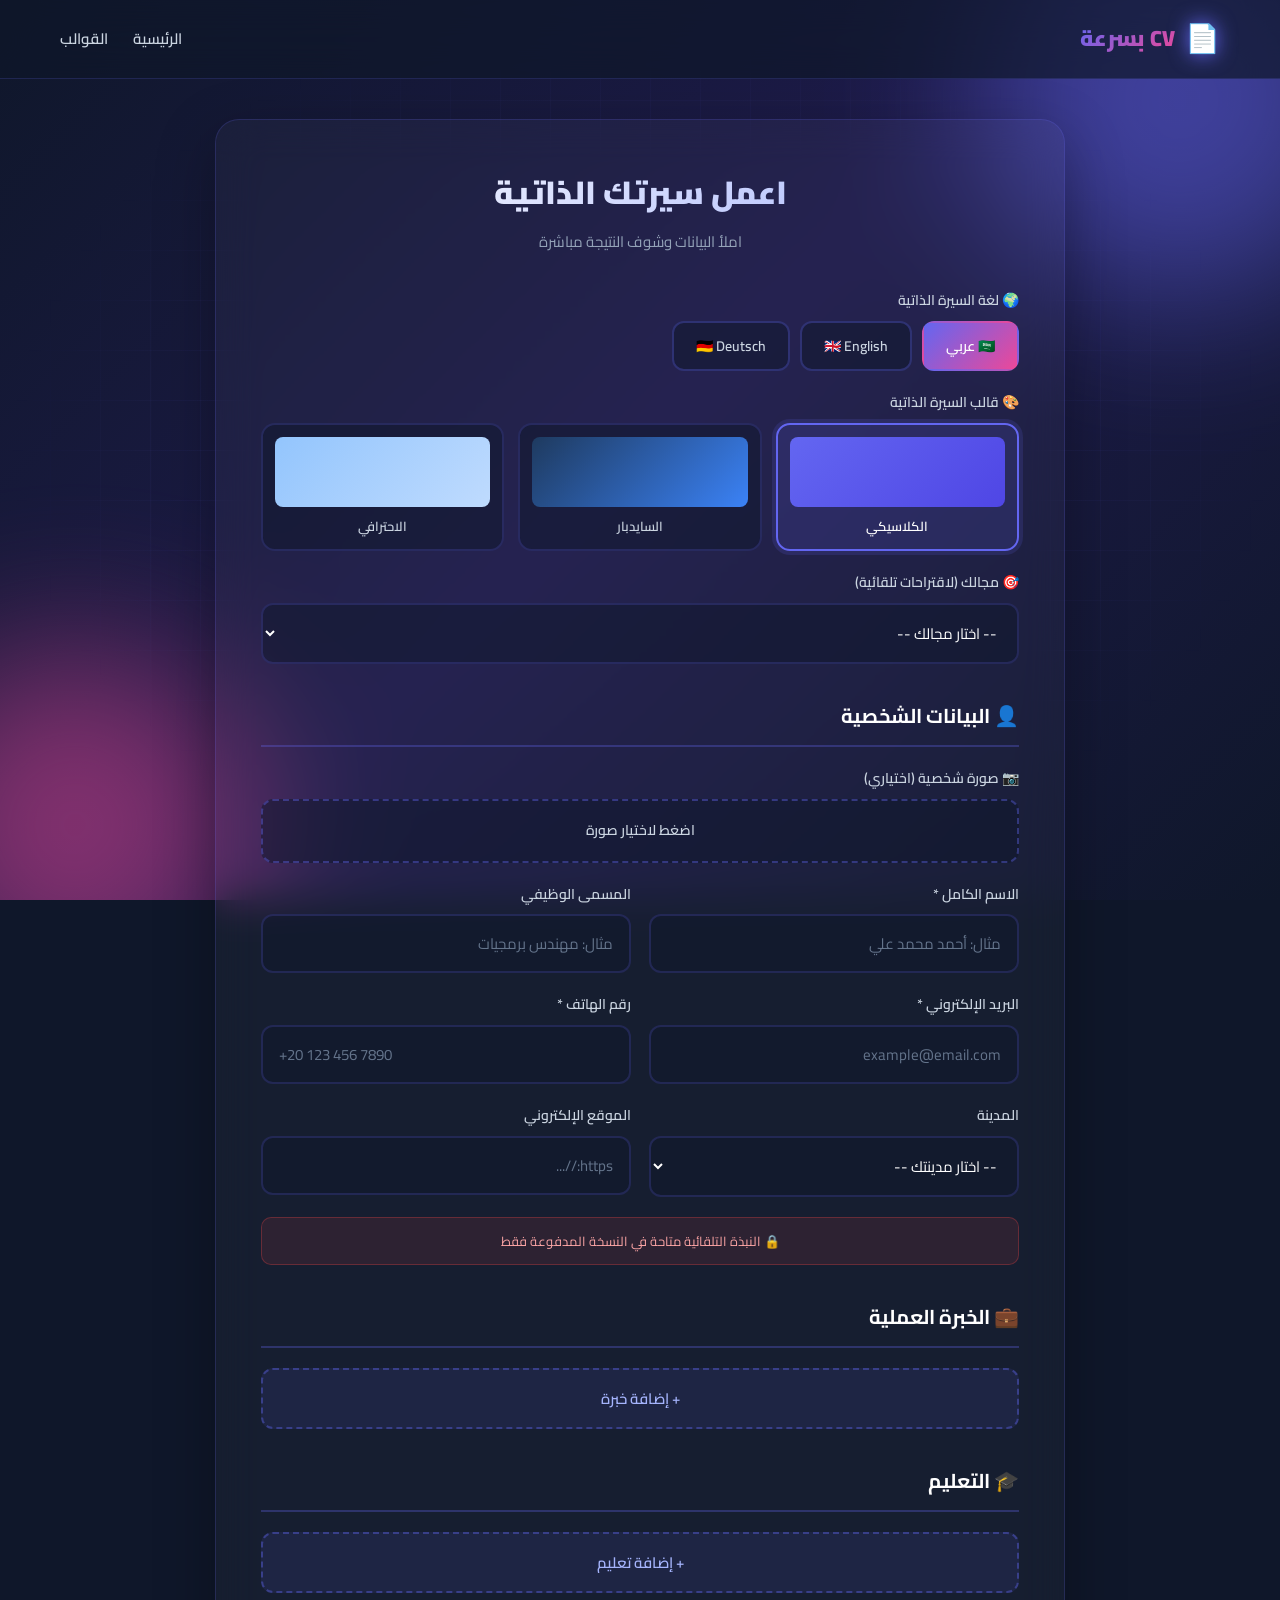
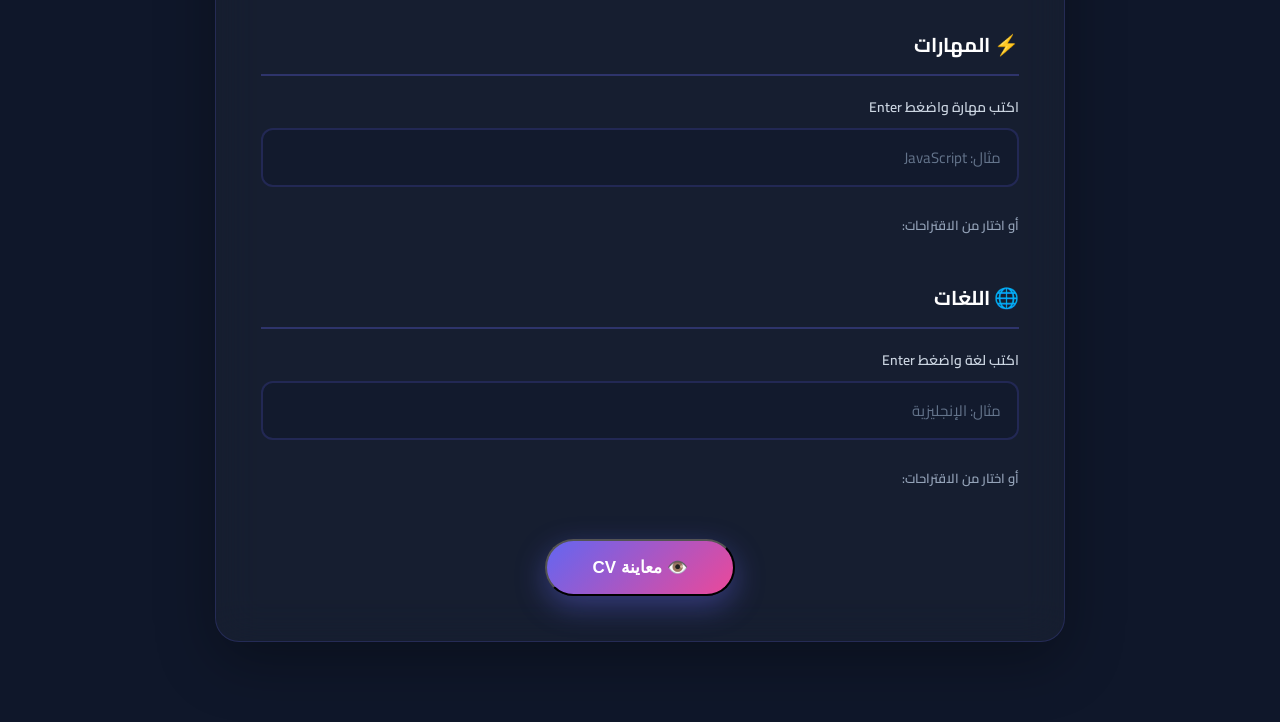
<file: create.html>
<!DOCTYPE html>
<html lang="ar" dir="rtl">
<head>
    <meta charset="UTF-8">
    <meta name="viewport" content="width=device-width, initial-scale=1.0">
    <title>إنشاء CV - CV بسرعة</title>
    <link rel="stylesheet" href="style.css">
    <link rel="stylesheet" href="create.css">
    <link href="https://fonts.googleapis.com/css2?family=Cairo:wght@400;600;700;900&display=swap" rel="stylesheet">
</head>
<body>

    <div class="bg-animation">
        <div class="orb orb-1"></div>
        <div class="orb orb-2"></div>
        <div class="grid-overlay"></div>
    </div>

    <header>
        <div class="container">
            <div class="logo" id="logo">
                <span class="logo-icon">📄</span>
                <h1>CV بسرعة</h1>
            </div>
            <nav>
                <a href="index.html">الرئيسية</a>
                <a href="index.html#templates">القوالب</a>
            </nav>
        </div>
    </header>

    <section id="formSection" class="form-section">
        <div class="container">
            <div class="form-wrapper">
                
                <h2 class="page-title">اعمل سيرتك الذاتية</h2>
                <p class="page-sub">املأ البيانات وشوف النتيجة مباشرة</p>

                <!-- اللغة -->
                <div class="form-group">
                    <label>🌍 لغة السيرة الذاتية</label>
                    <div class="lang-options">
                        <button type="button" class="lang-btn active" data-lang="ar">🇸🇦 عربي</button>
                        <button type="button" class="lang-btn" data-lang="en">🇬🇧 English</button>
                        <button type="button" class="lang-btn" data-lang="de">🇩🇪 Deutsch</button>
                    </div>
                </div>

                <!-- القوالب -->
                <div class="form-group">
                    <label>🎨 قالب السيرة الذاتية</label>
                    <div class="template-options">
                        <div class="template-option active" data-template="classic">
                            <div class="t-preview t-classic"></div>
                            <p>الكلاسيكي</p>
                        </div>
                        <div class="template-option" data-template="sidebar">
                            <div class="t-preview t-sidebar"></div>
                            <p>السايدبار</p>
                        </div>
                        <div class="template-option" data-template="professional">
                            <div class="t-preview t-professional"></div>
                            <p>الاحترافي</p>
                        </div>
                    </div>
                </div>

                <!-- المجال -->
                <div class="form-group">
                    <label>🎯 مجالك (لاقتراحات تلقائية)</label>
                    <select id="fieldSelect">
                        <option value="">-- اختار مجالك --</option>
                        <option value="accounting">محاسبة ومالية</option>
                        <option value="engineering">هندسة</option>
                        <option value="it">برمجة وتقنية</option>
                        <option value="teaching">تعليم وتدريس</option>
                        <option value="marketing">تسويق ومبيعات</option>
                        <option value="design">تصميم وفنون</option>
                        <option value="medicine">طب وتمريض</option>
                        <option value="management">إدارة وموارد بشرية</option>
                        <option value="hospitality">ضيافة وسياحة</option>
                        <option value="other">مجال آخر</option>
                    </select>
                </div>

                <!-- البيانات الشخصية -->
                <h3 class="form-title">👤 البيانات الشخصية</h3>

                <div class="form-group">
                    <label>📷 صورة شخصية (اختياري)</label>
                    <div class="photo-upload">
                        <input type="file" id="photoInput" accept="image/*">
                        <label for="photoInput" class="photo-label">
                            <span id="photoText">اضغط لاختيار صورة</span>
                        </label>
                        <div id="photoPreview" class="photo-preview"></div>
                    </div>
                </div>

                <div class="form-row">
                    <div class="form-group">
                        <label>الاسم الكامل *</label>
                        <input type="text" id="fullName" placeholder="مثال: أحمد محمد علي">
                    </div>
                    <div class="form-group">
                        <label>المسمى الوظيفي</label>
                        <input type="text" id="jobTitle" placeholder="مثال: مهندس برمجيات">
                    </div>
                </div>

                <div class="form-row">
                    <div class="form-group">
                        <label>البريد الإلكتروني *</label>
                        <input type="email" id="email" placeholder="example@email.com">
                    </div>
                    <div class="form-group">
                        <label>رقم الهاتف *</label>
                        <input type="tel" id="phone" placeholder="+20 123 456 7890">
                    </div>
                </div>

                <div class="form-row">
                    <div class="form-group">
                        <label>المدينة</label>
                        <select id="citySelect">
                            <option value="">-- اختار مدينتك --</option>
                            <optgroup label="🇪🇬 مصر">
                                <option value="القاهرة">القاهرة</option>
                                <option value="الجيزة">الجيزة</option>
                                <option value="الإسكندرية">الإسكندرية</option>
                                <option value="المنصورة">المنصورة</option>
                                <option value="طنطا">طنطا</option>
                                <option value="أسيوط">أسيوط</option>
                                <option value="بورسعيد">بورسعيد</option>
                                <option value="السويس">السويس</option>
                                <option value="الأقصر">الأقصر</option>
                                <option value="أسوان">أسوان</option>
                            </optgroup>
                            <optgroup label="🇸🇦 السعودية">
                                <option value="الرياض">الرياض</option>
                                <option value="جدة">جدة</option>
                                <option value="الدمام">الدمام</option>
                                <option value="مكة">مكة</option>
                                <option value="المدينة">المدينة</option>
                            </optgroup>
                            <optgroup label="🇦🇪 الإمارات">
                                <option value="دبي">دبي</option>
                                <option value="أبوظبي">أبوظبي</option>
                                <option value="الشارقة">الشارقة</option>
                            </optgroup>
                            <optgroup label="🇰🇼 الكويت">
                                <option value="الكويت">الكويت</option>
                            </optgroup>
                            <optgroup label="🇶🇦 قطر">
                                <option value="الدوحة">الدوحة</option>
                            </optgroup>
                            <optgroup label="🌍 أخرى">
                                <option value="أخرى">أخرى</option>
                            </optgroup>
                        </select>
                    </div>
                    <div class="form-group">
                        <label>الموقع الإلكتروني</label>
                        <input type="url" id="website" placeholder="https://...">
                    </div>
                </div>

                <!-- النبذة -->
                <div class="form-group" id="summarySection" style="display:none;">
                    <label>نبذة عنك</label>
                    <textarea id="summary" rows="4" placeholder="اكتب نبذة مختصرة..."></textarea>
                </div>
                <p id="summaryLocked" class="locked-note">🔒 النبذة التلقائية متاحة في النسخة المدفوعة فقط</p>

                <!-- الخبرة -->
                <h3 class="form-title">💼 الخبرة العملية</h3>
                <div id="experienceContainer"></div>
                <button type="button" class="btn-add" id="addExpBtn">+ إضافة خبرة</button>

                <!-- التعليم -->
                <h3 class="form-title">🎓 التعليم</h3>
                <div id="educationContainer"></div>
                <button type="button" class="btn-add" id="addEduBtn">+ إضافة تعليم</button>

                <!-- المهارات -->
                <h3 class="form-title">⚡ المهارات</h3>
                <div class="form-group">
                    <label>اكتب مهارة واضغط Enter</label>
                    <input type="text" id="skillInput" placeholder="مثال: JavaScript">
                    <div id="skillsList" class="skills-list"></div>
                    <div class="suggestions-label">أو اختار من الاقتراحات:</div>
                    <div class="suggestions" id="skillsSuggestions"></div>
                </div>

                <!-- اللغات -->
                <h3 class="form-title">🌐 اللغات</h3>
                <div class="form-group">
                    <label>اكتب لغة واضغط Enter</label>
                    <input type="text" id="langInput" placeholder="مثال: الإنجليزية">
                    <div id="langsList" class="skills-list"></div>
                    <div class="suggestions-label">أو اختار من الاقتراحات:</div>
                    <div class="suggestions" id="langsSuggestions"></div>
                </div>

                <div class="form-actions">
                    <button type="button" class="btn-primary btn-preview" id="previewBtn">
                        👁️ معاينة CV
                    </button>
                </div>

            </div>
        </div>
    </section>

    <section id="previewSection" class="preview-section" style="display:none;">
        <div class="container">
            <h2 class="preview-title">معاينة سيرتك الذاتية</h2>
            <div id="cvPreview" class="cv-output"></div>
            <div class="form-actions">
                <button type="button" class="btn-secondary" id="backBtn">← رجوع للتعديل</button>
                <button type="button" class="btn-primary" id="downloadBtn">📥 تحميل PDF</button>
            </div>
            <p class="download-note" id="downloadNote"></p>
        </div>
    </section>

    <script src="script.js"></script>
    <script src="create.js"></script>
</body>
</html>
</file>
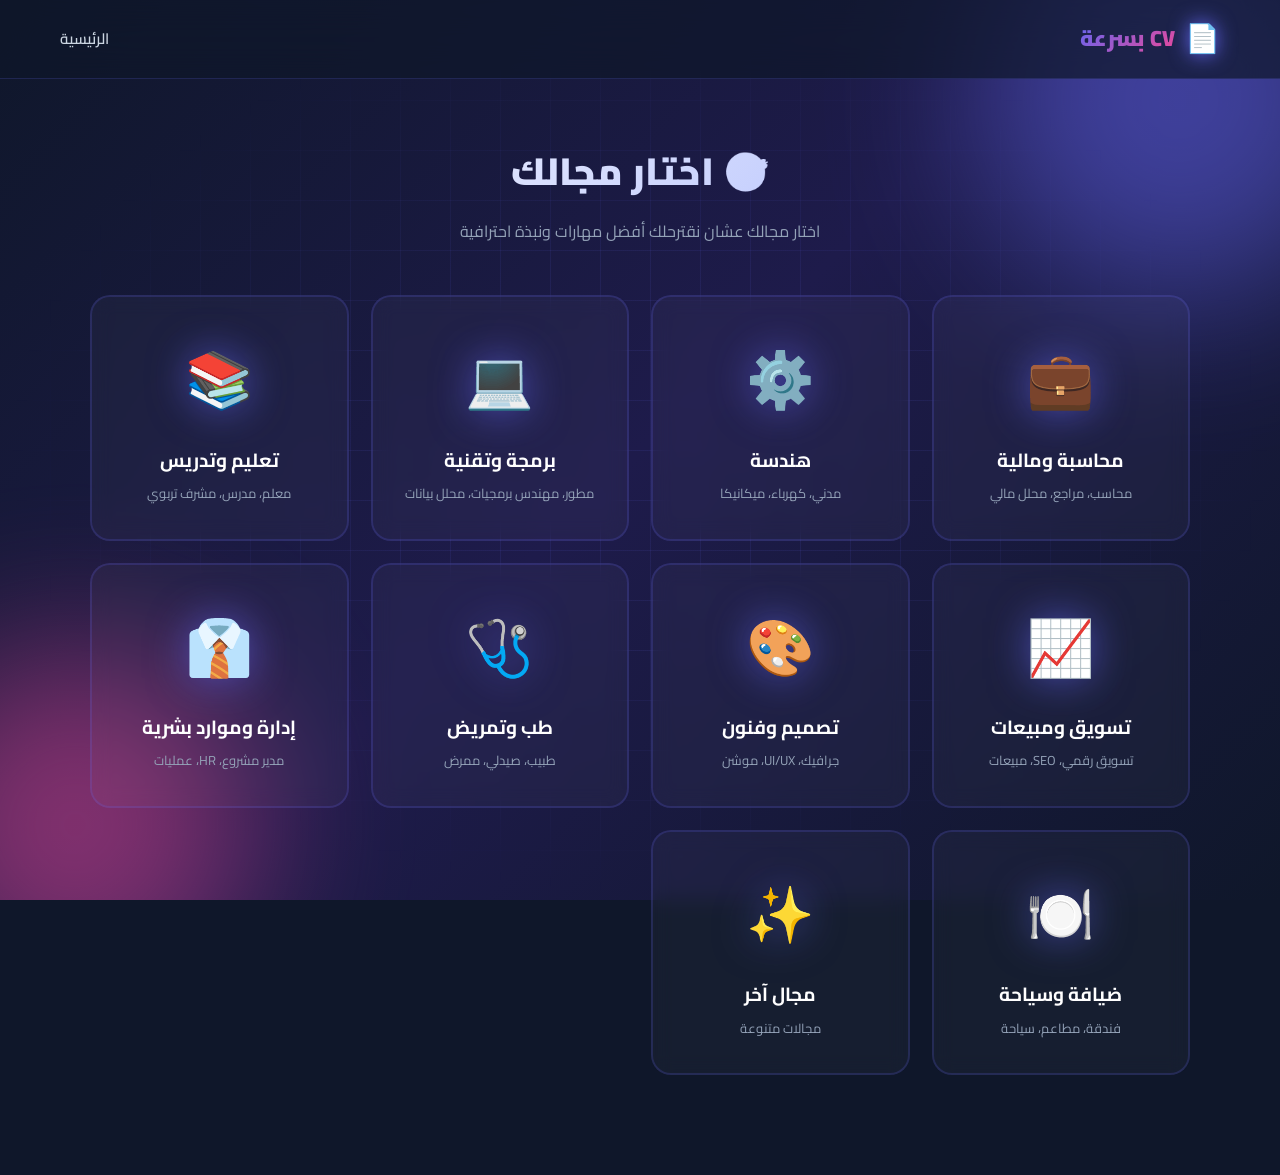
<file: field.html>
<!DOCTYPE html>
<html lang="ar" dir="rtl">
<head>
    <meta charset="UTF-8">
    <meta name="viewport" content="width=device-width, initial-scale=1.0">
    <title>اختار مجالك - CV بسرعة</title>
    <link rel="stylesheet" href="style.css">
    <link rel="stylesheet" href="field.css">
    <link href="https://fonts.googleapis.com/css2?family=Cairo:wght@400;600;700;900&display=swap" rel="stylesheet">
</head>
<body>

    <div class="bg-animation">
        <div class="orb orb-1"></div>
        <div class="orb orb-2"></div>
        <div class="grid-overlay"></div>
    </div>

    <header>
        <div class="container">
            <div class="logo" id="logo">
                <span class="logo-icon">📄</span>
                <h1>CV بسرعة</h1>
            </div>
            <nav>
                <a href="index.html">الرئيسية</a>
            </nav>
        </div>
    </header>

    <section class="field-section">
        <div class="container">
            <h2 class="field-title">🎯 اختار مجالك</h2>
            <p class="field-sub">اختار مجالك عشان نقترحلك أفضل مهارات ونبذة احترافية</p>

            <div class="field-grid">

                <a href="create.html?field=accounting" class="field-card">
                    <div class="field-icon">💼</div>
                    <h3>محاسبة ومالية</h3>
                    <p>محاسب، مراجع، محلل مالي</p>
                </a>

                <a href="create.html?field=engineering" class="field-card">
                    <div class="field-icon">⚙️</div>
                    <h3>هندسة</h3>
                    <p>مدني، كهرباء، ميكانيكا</p>
                </a>

                <a href="create.html?field=it" class="field-card">
                    <div class="field-icon">💻</div>
                    <h3>برمجة وتقنية</h3>
                    <p>مطور، مهندس برمجيات، محلل بيانات</p>
                </a>

                <a href="create.html?field=teaching" class="field-card">
                    <div class="field-icon">📚</div>
                    <h3>تعليم وتدريس</h3>
                    <p>معلم، مدرس، مشرف تربوي</p>
                </a>

                <a href="create.html?field=marketing" class="field-card">
                    <div class="field-icon">📈</div>
                    <h3>تسويق ومبيعات</h3>
                    <p>تسويق رقمي، SEO، مبيعات</p>
                </a>

                <a href="create.html?field=design" class="field-card">
                    <div class="field-icon">🎨</div>
                    <h3>تصميم وفنون</h3>
                    <p>جرافيك، UI/UX، موشن</p>
                </a>

                <a href="create.html?field=medicine" class="field-card">
                    <div class="field-icon">🩺</div>
                    <h3>طب وتمريض</h3>
                    <p>طبيب، صيدلي، ممرض</p>
                </a>

                <a href="create.html?field=management" class="field-card">
                    <div class="field-icon">👔</div>
                    <h3>إدارة وموارد بشرية</h3>
                    <p>مدير مشروع، HR، عمليات</p>
                </a>

                <a href="create.html?field=hospitality" class="field-card">
                    <div class="field-icon">🍽️</div>
                    <h3>ضيافة وسياحة</h3>
                    <p>فندقة، مطاعم، سياحة</p>
                </a>

                <a href="create.html?field=other" class="field-card">
                    <div class="field-icon">✨</div>
                    <h3>مجال آخر</h3>
                    <p>مجالات متنوعة</p>
                </a>

            </div>
        </div>
    </section>

    <script src="script.js"></script>
</body>
</html>
</file>
<file: style.css>
* {
    margin: 0;
    padding: 0;
    box-sizing: border-box;
}

:root {
    --primary: #6366f1;
    --primary-dark: #4f46e5;
    --secondary: #ec4899;
    --accent: #06b6d4;
    --dark: #0f172a;
    --gray: #64748b;
    --light: #f8fafc;
    --white: #ffffff;
}

body {
    font-family: 'Cairo', sans-serif;
    background: var(--dark);
    color: var(--white);
    line-height: 1.7;
    overflow-x: hidden;
    position: relative;
}

.container {
    max-width: 1200px;
    margin: 0 auto;
    padding: 0 20px;
    position: relative;
    z-index: 2;
}

/* ====== الخلفية المتحركة ====== */
.bg-animation {
    position: fixed;
    top: 0;
    left: 0;
    width: 100%;
    height: 100%;
    z-index: 0;
    overflow: hidden;
    background: linear-gradient(135deg, #0f172a 0%, #1e1b4b 50%, #0f172a 100%);
}

.orb {
    position: absolute;
    border-radius: 50%;
    filter: blur(80px);
    opacity: 0.5;
    animation: float 20s infinite ease-in-out;
}

.orb-1 {
    width: 400px;
    height: 400px;
    background: #6366f1;
    top: -100px;
    right: -100px;
}

.orb-2 {
    width: 350px;
    height: 350px;
    background: #ec4899;
    bottom: -100px;
    left: -100px;
    animation-delay: -5s;
}

.orb-3 {
    width: 300px;
    height: 300px;
    background: #06b6d4;
    top: 50%;
    left: 50%;
    animation-delay: -10s;
}

@keyframes float {
    0%, 100% { transform: translate(0, 0) scale(1); }
    25% { transform: translate(50px, -50px) scale(1.1); }
    50% { transform: translate(-30px, 30px) scale(0.9); }
    75% { transform: translate(30px, 50px) scale(1.05); }
}

.grid-overlay {
    position: absolute;
    top: 0; left: 0; right: 0; bottom: 0;
    background-image: 
        linear-gradient(rgba(99, 102, 241, 0.1) 1px, transparent 1px),
        linear-gradient(90deg, rgba(99, 102, 241, 0.1) 1px, transparent 1px);
    background-size: 50px 50px;
    mask-image: radial-gradient(ellipse at center, black 30%, transparent 70%);
    -webkit-mask-image: radial-gradient(ellipse at center, black 30%, transparent 70%);
}

/* ====== الهيدر ====== */
header {
    background: rgba(15, 23, 42, 0.7);
    backdrop-filter: blur(20px);
    -webkit-backdrop-filter: blur(20px);
    padding: 15px 0;
    position: sticky;
    top: 0;
    z-index: 100;
    border-bottom: 1px solid rgba(99, 102, 241, 0.2);
}

header .container {
    display: flex;
    justify-content: space-between;
    align-items: center;
}

.logo {
    display: flex;
    align-items: center;
    gap: 10px;
    cursor: pointer;
    user-select: none;
    transition: transform 0.3s;
}

.logo:active {
    transform: scale(0.95);
}

.logo-icon {
    font-size: 28px;
    filter: drop-shadow(0 0 10px #6366f1);
}

.logo h1 {
    font-size: 22px;
    font-weight: 900;
    background: linear-gradient(135deg, #6366f1, #ec4899, #06b6d4);
    background-size: 200% 200%;
    -webkit-background-clip: text;
    -webkit-text-fill-color: transparent;
    animation: gradientMove 3s infinite;
}

@keyframes gradientMove {
    0%, 100% { background-position: 0% 50%; }
    50% { background-position: 100% 50%; }
}

nav {
    display: flex;
    align-items: center;
    gap: 25px;
}

nav a {
    text-decoration: none;
    color: #cbd5e1;
    font-weight: 600;
    font-size: 15px;
    transition: all 0.3s;
    position: relative;
}

nav a:hover {
    color: #6366f1;
}

nav a:not(.btn-nav)::after {
    content: '';
    position: absolute;
    bottom: -5px;
    right: 0;
    width: 0;
    height: 2px;
    background: linear-gradient(90deg, #6366f1, #ec4899);
    transition: width 0.3s;
}

nav a:not(.btn-nav):hover::after {
    width: 100%;
}

.btn-nav {
    background: linear-gradient(135deg, #6366f1, #ec4899);
    color: white !important;
    padding: 10px 25px;
    border-radius: 25px;
    box-shadow: 0 5px 20px rgba(99, 102, 241, 0.4);
    transition: all 0.3s;
}

.btn-nav:hover {
    box-shadow: 0 8px 30px rgba(99, 102, 241, 0.6);
    transform: translateY(-2px);
}

/* ====== القسم الرئيسي ====== */
.hero {
    padding: 80px 0 100px;
    position: relative;
}

.hero .container {
    display: grid;
    grid-template-columns: 1fr 1fr;
    gap: 60px;
    align-items: center;
}

.badge {
    display: inline-block;
    background: rgba(99, 102, 241, 0.15);
    border: 1px solid rgba(99, 102, 241, 0.4);
    color: #a5b4fc;
    padding: 8px 20px;
    border-radius: 25px;
    font-size: 13px;
    font-weight: 700;
    margin-bottom: 25px;
    backdrop-filter: blur(10px);
    animation: pulse 2s infinite;
}

@keyframes pulse {
    0%, 100% { box-shadow: 0 0 0 0 rgba(99, 102, 241, 0.4); }
    50% { box-shadow: 0 0 0 15px rgba(99, 102, 241, 0); }
}

.hero h2 {
    font-size: 52px;
    font-weight: 900;
    line-height: 1.2;
    margin-bottom: 20px;
    color: white;
}

.highlight {
    background: linear-gradient(135deg, #6366f1, #ec4899, #06b6d4);
    background-size: 200% 200%;
    -webkit-background-clip: text;
    -webkit-text-fill-color: transparent;
    animation: gradientMove 4s infinite;
}

.hero p {
    font-size: 18px;
    color: #94a3b8;
    margin-bottom: 35px;
    line-height: 1.8;
}

.hero-buttons {
    display: flex;
    gap: 15px;
    margin-bottom: 45px;
    flex-wrap: wrap;
}

.btn-primary {
    display: inline-block;
    background: linear-gradient(135deg, #6366f1, #ec4899);
    color: white;
    padding: 16px 38px;
    border-radius: 30px;
    text-decoration: none;
    font-weight: 700;
    font-size: 16px;
    box-shadow: 0 10px 30px rgba(99, 102, 241, 0.4);
    transition: all 0.3s;
    position: relative;
    overflow: hidden;
}

.btn-primary::before {
    content: '';
    position: absolute;
    top: 0;
    left: -100%;
    width: 100%;
    height: 100%;
    background: linear-gradient(90deg, transparent, rgba(255,255,255,0.3), transparent);
    transition: left 0.5s;
}

.btn-primary:hover::before {
    left: 100%;
}

.btn-primary:hover {
    transform: translateY(-3px);
    box-shadow: 0 15px 40px rgba(99, 102, 241, 0.6);
}

.btn-secondary {
    display: inline-block;
    background: rgba(255, 255, 255, 0.05);
    color: white;
    padding: 16px 38px;
    border-radius: 30px;
    text-decoration: none;
    font-weight: 700;
    font-size: 16px;
    border: 1px solid rgba(255, 255, 255, 0.15);
    backdrop-filter: blur(10px);
    transition: all 0.3s;
}

.btn-secondary:hover {
    background: rgba(255, 255, 255, 0.1);
    border-color: #6366f1;
}

.stats {
    display: flex;
    gap: 40px;
}

.stat strong {
    display: block;
    font-size: 32px;
    font-weight: 900;
    background: linear-gradient(135deg, #6366f1, #ec4899);
    -webkit-background-clip: text;
    -webkit-text-fill-color: transparent;
}

.stat span {
    font-size: 14px;
    color: #94a3b8;
}

/* ====== صورة CV عائمة ====== */
.hero-image {
    perspective: 1000px;
}

.floating-cv {
    background: linear-gradient(135deg, rgba(99, 102, 241, 0.2), rgba(236, 72, 153, 0.2));
    border: 1px solid rgba(99, 102, 241, 0.3);
    border-radius: 20px;
    padding: 40px;
    backdrop-filter: blur(20px);
    box-shadow: 0 25px 60px rgba(99, 102, 241, 0.3);
    transform: rotateY(-10deg) rotateX(5deg);
    animation: floatCV 6s infinite ease-in-out;
    position: relative;
}

.floating-cv::before {
    content: '📄';
    position: absolute;
    top: -20px;
    right: -20px;
    font-size: 60px;
    filter: drop-shadow(0 0 20px #6366f1);
    animation: rotate 10s infinite linear;
}

@keyframes floatCV {
    0%, 100% { transform: rotateY(-10deg) rotateX(5deg) translateY(0); }
    50% { transform: rotateY(-10deg) rotateX(5deg) translateY(-20px); }
}

@keyframes rotate {
    from { transform: rotate(0deg); }
    to { transform: rotate(360deg); }
}

.cv-line {
    height: 14px;
    background: linear-gradient(90deg, rgba(99, 102, 241, 0.5), rgba(236, 72, 153, 0.3));
    border-radius: 7px;
    margin-bottom: 14px;
}

.cv-line.title {
    width: 65%;
    height: 22px;
    background: linear-gradient(90deg, #6366f1, #ec4899);
    box-shadow: 0 0 20px rgba(99, 102, 241, 0.6);
}

.cv-line.short {
    width: 45%;
}

/* ====== العناوين ====== */
.section-title {
    text-align: center;
    font-size: 40px;
    font-weight: 900;
    margin-bottom: 15px;
    background: linear-gradient(135deg, #ffffff, #a5b4fc);
    -webkit-background-clip: text;
    -webkit-text-fill-color: transparent;
}

.section-sub {
    text-align: center;
    color: #94a3b8;
    font-size: 17px;
    margin-bottom: 50px;
}

/* ====== المميزات ====== */
.features {
    padding: 100px 0;
    position: relative;
}

.features-grid {
    display: grid;
    grid-template-columns: repeat(auto-fit, minmax(240px, 1fr));
    gap: 25px;
    margin-top: 50px;
}

.feature {
    background: rgba(255, 255, 255, 0.03);
    border: 1px solid rgba(99, 102, 241, 0.2);
    padding: 40px 25px;
    border-radius: 20px;
    text-align: center;
    backdrop-filter: blur(10px);
    transition: all 0.4s;
    position: relative;
    overflow: hidden;
}

.feature::before {
    content: '';
    position: absolute;
    top: -50%;
    left: -50%;
    width: 200%;
    height: 200%;
    background: radial-gradient(circle, rgba(99, 102, 241, 0.15), transparent 70%);
    opacity: 0;
    transition: opacity 0.4s;
}

.feature:hover::before {
    opacity: 1;
}

.feature:hover {
    transform: translateY(-10px);
    border-color: #6366f1;
    box-shadow: 0 20px 40px rgba(99, 102, 241, 0.2);
}

.feature-icon {
    font-size: 50px;
    margin-bottom: 20px;
    filter: drop-shadow(0 0 15px #6366f1);
    position: relative;
    z-index: 1;
}

.feature h3 {
    font-size: 20px;
    margin-bottom: 10px;
    color: white;
    position: relative;
    z-index: 1;
}

.feature p {
    color: #94a3b8;
    font-size: 15px;
    position: relative;
    z-index: 1;
}

/* ====== معرض النماذج ====== */
.templates {
    padding: 100px 0;
    position: relative;
}

.showcase-grid {
    display: grid;
    grid-template-columns: repeat(auto-fit, minmax(300px, 1fr));
    gap: 30px;
}

.showcase-card {
    background: rgba(255, 255, 255, 0.03);
    border: 1px solid rgba(99, 102, 241, 0.2);
    border-radius: 20px;
    overflow: hidden;
    backdrop-filter: blur(10px);
    transition: all 0.4s;
}

.showcase-card:hover {
    transform: translateY(-10px);
    border-color: #6366f1;
    box-shadow: 0 25px 50px rgba(99, 102, 241, 0.3);
}

.showcase-preview {
    height: 220px;
    background: linear-gradient(135deg, #1e293b, #0f172a);
    padding: 25px;
    display: flex;
    align-items: center;
    justify-content: center;
    overflow: hidden;
    position: relative;
}

/* ====== نماذج مصغرة ====== */
.mini-cv {
    width: 100%;
    height: 100%;
    background: white;
    border-radius: 8px;
    padding: 15px;
    box-shadow: 0 10px 30px rgba(0,0,0,0.3);
    transition: transform 0.4s;
}

.showcase-card:hover .mini-cv {
    transform: scale(1.05);
}

.mini-header {
    text-align: center;
    padding-bottom: 10px;
    border-bottom: 2px solid #6366f1;
    margin-bottom: 12px;
}

.mini-name {
    height: 12px;
    width: 60%;
    background: #1e293b;
    border-radius: 6px;
    margin: 0 auto 6px;
}

.mini-job {
    height: 8px;
    width: 40%;
    background: #6366f1;
    border-radius: 4px;
    margin: 0 auto;
}

.mini-body {
    display: flex;
    flex-direction: column;
    gap: 8px;
}

.mini-line {
    height: 8px;
    background: #e2e8f0;
    border-radius: 4px;
}

.mini-line.short {
    width: 70%;
}

/* سايدبار ميني */
.sidebar-mini {
    display: flex;
    padding: 0;
    overflow: hidden;
}

.mini-sidebar {
    width: 35%;
    background: #1e3a5f;
    padding: 15px 10px;
    display: flex;
    flex-direction: column;
    align-items: center;
    gap: 8px;
}

.mini-photo {
    width: 35px;
    height: 35px;
    border-radius: 50%;
    background: #3b82f6;
    border: 2px solid white;
}

.mini-side-line {
    width: 100%;
    height: 6px;
    background: rgba(255,255,255,0.3);
    border-radius: 3px;
}

.mini-side-line.short {
    width: 70%;
}

.mini-main {
    flex: 1;
    padding: 15px 10px;
    display: flex;
    flex-direction: column;
    gap: 8px;
}

/* بورتفوليو ميني */
.portfolio-mini {
    padding: 0;
    overflow: hidden;
}

.mini-portfolio-header {
    background: linear-gradient(135deg, #8b5cf6, #6d28d9);
    padding: 20px;
    display: flex;
    justify-content: center;
    margin-bottom: 12px;
}

.mini-portfolio-photo {
    width: 50px;
    height: 50px;
    border-radius: 50%;
    background: rgba(255,255,255,0.3);
    border: 3px solid white;
}

.portfolio-mini .mini-line {
    margin: 0 15px 8px;
    width: calc(100% - 30px);
}

.portfolio-mini .mini-line.short {
    width: 50%;
}

/* تايم لاين ميني */
.timeline-mini {
    padding: 15px;
}

.mini-timeline-header {
    display: flex;
    justify-content: center;
    margin-bottom: 15px;
}

.mini-timeline-photo {
    width: 45px;
    height: 45px;
    border-radius: 50%;
    background: #0891b2;
    border: 3px solid white;
}

.mini-timeline-line {
    position: relative;
    padding-right: 15px;
    border-right: 3px solid #cffafe;
}

.mini-dot {
    position: absolute;
    right: -9px;
    width: 14px;
    height: 14px;
    border-radius: 50%;
    background: #0891b2;
    border: 2px solid white;
    margin-bottom: 15px;
}

.mini-timeline-line .mini-line {
    margin-right: 8px;
    margin-bottom: 15px;
}

/* احترافي ميني */
.professional-mini {
    padding: 0;
    overflow: hidden;
}

.mini-prof-header {
    height: 40px;
    background: #bfdbfe;
    margin-bottom: 15px;
}

.mini-prof-body {
    padding: 0 15px;
    display: flex;
    flex-direction: column;
    gap: 8px;
}

/* ====== معلومات الكارت ====== */
.showcase-info {
    padding: 25px;
}

.showcase-user {
    display: flex;
    align-items: center;
    gap: 12px;
    margin-bottom: 15px;
    padding-bottom: 15px;
    border-bottom: 1px solid rgba(99, 102, 241, 0.2);
}

.showcase-user img {
    width: 50px;
    height: 50px;
    border-radius: 50%;
    border: 3px solid #6366f1;
    object-fit: cover;
}

.showcase-user h4 {
    font-size: 16px;
    color: white;
    margin-bottom: 2px;
}

.showcase-user p {
    font-size: 13px;
    color: #a5b4fc;
}

.showcase-desc {
    font-size: 14px;
    color: #94a3b8;
    margin-bottom: 18px;
    line-height: 1.6;
}

.btn-use {
    display: block;
    text-align: center;
    background: linear-gradient(135deg, #6366f1, #ec4899);
    color: white;
    padding: 12px 20px;
    border-radius: 25px;
    text-decoration: none;
    font-weight: 700;
    font-size: 14px;
    transition: all 0.3s;
    box-shadow: 0 5px 20px rgba(99, 102, 241, 0.3);
}

.btn-use:hover {
    transform: translateY(-3px);
    box-shadow: 0 10px 30px rgba(99, 102, 241, 0.5);
}

/* ====== إزاي بيشتغل ====== */
.how {
    padding: 100px 0;
    position: relative;
}

.steps {
    display: grid;
    grid-template-columns: repeat(auto-fit, minmax(220px, 1fr));
    gap: 30px;
    margin-top: 50px;
}

.step {
    text-align: center;
    padding: 30px 20px;
    background: rgba(255, 255, 255, 0.03);
    border: 1px solid rgba(99, 102, 241, 0.2);
    border-radius: 20px;
    backdrop-filter: blur(10px);
    transition: all 0.3s;
}

.step:hover {
    transform: translateY(-5px);
    border-color: #6366f1;
}

.step-num {
    width: 65px;
    height: 65px;
    background: linear-gradient(135deg, #6366f1, #ec4899);
    color: white;
    border-radius: 50%;
    display: flex;
    align-items: center;
    justify-content: center;
    font-size: 26px;
    font-weight: 900;
    margin: 0 auto 20px;
    box-shadow: 0 10px 30px rgba(99, 102, 241, 0.4);
}

.step h3 {
    font-size: 19px;
    margin-bottom: 10px;
    color: white;
}

.step p {
    color: #94a3b8;
    font-size: 15px;
}

/* ====== CTA ====== */
.cta {
    padding: 100px 0;
    text-align: center;
    position: relative;
    background: linear-gradient(135deg, rgba(99, 102, 241, 0.1), rgba(236, 72, 153, 0.1));
    border-top: 1px solid rgba(99, 102, 241, 0.2);
    border-bottom: 1px solid rgba(99, 102, 241, 0.2);
}

.cta h2 {
    font-size: 42px;
    font-weight: 900;
    margin-bottom: 15px;
    background: linear-gradient(135deg, #ffffff, #a5b4fc);
    -webkit-background-clip: text;
    -webkit-text-fill-color: transparent;
}

.cta p {
    font-size: 18px;
    color: #94a3b8;
    margin-bottom: 30px;
}

.btn-large {
    font-size: 18px;
    padding: 20px 55px;
}

.small-note {
    font-size: 14px !important;
    color: #64748b !important;
    margin-top: 25px !important;
}

/* ====== الفوتر ====== */
footer {
    background: rgba(0, 0, 0, 0.4);
    backdrop-filter: blur(20px);
    padding: 50px 0 25px;
    border-top: 1px solid rgba(99, 102, 241, 0.2);
    position: relative;
    z-index: 2;
}

.footer-content {
    display: flex;
    justify-content: space-between;
    align-items: center;
    padding-bottom: 30px;
    border-bottom: 1px solid rgba(99, 102, 241, 0.2);
    flex-wrap: wrap;
    gap: 30px;
}

.footer-brand h3 {
    font-size: 22px;
    margin-bottom: 5px;
    background: linear-gradient(135deg, #6366f1, #ec4899);
    -webkit-background-clip: text;
    -webkit-text-fill-color: transparent;
}

.footer-brand p {
    color: #64748b;
    font-size: 14px;
}

.footer-dev {
    text-align: left;
}

.footer-dev > p {
    font-size: 12px;
    color: #64748b;
    letter-spacing: 3px;
    text-transform: uppercase;
    margin-bottom: 8px;
}

.dev-name {
    font-family: 'Orbitron', sans-serif;
    font-size: 32px;
    font-weight: 900;
    background: linear-gradient(135deg, #6366f1, #ec4899, #06b6d4, #6366f1);
    background-size: 300% 300%;
    -webkit-background-clip: text;
    -webkit-text-fill-color: transparent;
    animation: gradientMove 4s infinite;
    letter-spacing: 3px;
    text-shadow: 0 0 40px rgba(99, 102, 241, 0.5);
    position: relative;
}

.dev-name::after {
    content: '';
    position: absolute;
    bottom: -5px;
    left: 0;
    right: 0;
    height: 3px;
    background: linear-gradient(90deg, transparent, #6366f1, #ec4899, transparent);
    border-radius: 3px;
    animation: lineGlow 2s infinite;
}

@keyframes lineGlow {
    0%, 100% { opacity: 0.5; }
    50% { opacity: 1; }
}

.footer-bottom {
    text-align: center;
    padding-top: 25px;
}

.footer-bottom p {
    color: #64748b;
    font-size: 13px;
}

/* ====== الموبايل ====== */
@media (max-width: 768px) {
    .hero .container {
        grid-template-columns: 1fr;
        text-align: center;
        gap: 40px;
    }
    
    .hero h2 { font-size: 34px; }
    .hero p { font-size: 16px; }
    .hero-buttons { justify-content: center; }
    .stats { justify-content: center; gap: 25px; }
    .floating-cv { transform: none; max-width: 320px; margin: 0 auto; }
    .floating-cv::before { font-size: 40px; top: -10px; right: -10px; }
    
    nav a:not(.btn-nav) { display: none; }
    
    .section-title { font-size: 28px; }
    .cta h2 { font-size: 28px; }
    
    .footer-content {
        flex-direction: column;
        text-align: center;
    }
    
    .footer-dev { text-align: center; }
    .dev-name { font-size: 24px; }
}
</file>
<file: create.css>
/* ====== أساسيات ====== */
.page-title {
    font-size: 32px;
    font-weight: 900;
    color: white;
    text-align: center;
    margin-bottom: 10px;
    background: linear-gradient(135deg, #ffffff, #a5b4fc);
    -webkit-background-clip: text;
    -webkit-text-fill-color: transparent;
}

.page-sub {
    text-align: center;
    color: #94a3b8;
    font-size: 15px;
    margin-bottom: 35px;
}

.form-section {
    padding: 40px 0 80px;
    position: relative;
    z-index: 2;
}

.form-wrapper {
    background: rgba(255, 255, 255, 0.03);
    border: 1px solid rgba(99, 102, 241, 0.2);
    border-radius: 24px;
    padding: 45px;
    box-shadow: 0 20px 60px rgba(0, 0, 0, 0.3);
    backdrop-filter: blur(20px);
    max-width: 850px;
    margin: 0 auto;
}

.form-title {
    font-size: 20px;
    font-weight: 700;
    color: white;
    margin: 35px 0 20px;
    padding-bottom: 12px;
    border-bottom: 2px solid rgba(99, 102, 241, 0.3);
}

.form-group {
    margin-bottom: 20px;
}

.form-group label {
    display: block;
    font-size: 14px;
    font-weight: 600;
    color: #cbd5e1;
    margin-bottom: 8px;
}

.form-group input,
.form-group textarea {
    width: 100%;
    padding: 13px 16px;
    border: 2px solid rgba(99, 102, 241, 0.2);
    border-radius: 12px;
    font-family: 'Cairo', sans-serif;
    font-size: 15px;
    transition: all 0.3s;
    background: rgba(15, 23, 42, 0.5);
    color: white;
    box-sizing: border-box;
}

.form-group input::placeholder,
.form-group textarea::placeholder {
    color: #64748b;
}

.form-group input:focus,
.form-group textarea:focus {
    outline: none;
    border-color: #6366f1;
    background: rgba(15, 23, 42, 0.8);
    box-shadow: 0 0 0 4px rgba(99, 102, 241, 0.15);
}

/* select */
#fieldSelect, #citySelect, .edu-degree, .edu-major, .edu-school {
    width: 100%;
    padding: 13px 16px;
    border: 2px solid rgba(99, 102, 241, 0.2);
    border-radius: 12px;
    font-family: 'Cairo', sans-serif;
    font-size: 15px;
    background: rgba(15, 23, 42, 0.5);
    color: white;
    cursor: pointer;
    transition: all 0.3s;
    box-sizing: border-box;
}

#fieldSelect:focus, #citySelect:focus, .edu-degree:focus, .edu-major:focus, .edu-school:focus {
    outline: none;
    border-color: #6366f1;
}

#fieldSelect option, #citySelect option, .edu-degree option, .edu-major option, .edu-school option {
    background: #1e293b;
    color: white;
}

.form-row {
    display: grid;
    grid-template-columns: 1fr 1fr;
    gap: 18px;
}

/* اللغة */
.lang-options {
    display: flex;
    gap: 10px;
    flex-wrap: wrap;
}

.lang-btn {
    padding: 10px 22px;
    border: 2px solid rgba(99, 102, 241, 0.3);
    background: rgba(15, 23, 42, 0.5);
    color: #cbd5e1;
    border-radius: 12px;
    font-family: 'Cairo', sans-serif;
    font-weight: 600;
    cursor: pointer;
    transition: all 0.3s;
    font-size: 14px;
}

.lang-btn:hover {
    border-color: #6366f1;
    color: white;
}

.lang-btn.active {
    background: linear-gradient(135deg, #6366f1, #ec4899);
    color: white;
    border-color: transparent;
}

/* القوالب */
.template-options {
    display: grid;
    grid-template-columns: repeat(3, 1fr);
    gap: 14px;
}

.template-option {
    border: 2px solid rgba(99, 102, 241, 0.2);
    border-radius: 14px;
    padding: 12px;
    cursor: pointer;
    transition: all 0.3s;
    background: rgba(15, 23, 42, 0.5);
    text-align: center;
}

.template-option:hover {
    border-color: #6366f1;
    transform: translateY(-3px);
}

.template-option.active {
    border-color: #6366f1;
    background: rgba(99, 102, 241, 0.15);
    box-shadow: 0 0 0 4px rgba(99, 102, 241, 0.15);
}

.template-option p {
    font-size: 13px;
    font-weight: 600;
    margin: 8px 0 0;
    color: #cbd5e1;
}

.template-option.active p {
    color: white;
}

.t-preview {
    height: 70px;
    border-radius: 8px;
}

.t-classic { background: linear-gradient(135deg, #6366f1, #4f46e5); }
.t-sidebar { background: linear-gradient(135deg, #1e3a5f, #3b82f6); }
.t-professional { background: linear-gradient(135deg, #93c5fd, #bfdbfe); }

/* الصورة */
.photo-upload input[type="file"] {
    display: none;
}

.photo-label {
    display: block;
    padding: 18px;
    border: 2px dashed rgba(99, 102, 241, 0.4);
    border-radius: 12px;
    text-align: center;
    cursor: pointer;
    background: rgba(15, 23, 42, 0.5);
    transition: all 0.3s;
    color: #a5b4fc;
    font-weight: 600;
}

.photo-label:hover {
    background: rgba(99, 102, 241, 0.1);
    border-color: #6366f1;
}

.photo-preview {
    margin-top: 15px;
    text-align: center;
}

.photo-preview img {
    width: 120px;
    height: 120px;
    border-radius: 50%;
    object-fit: cover;
    border: 4px solid #6366f1;
}

/* النبذة المقفولة */
.locked-note {
    background: rgba(239, 68, 68, 0.1);
    border: 1px solid rgba(239, 68, 68, 0.3);
    color: #fca5a5;
    padding: 12px 16px;
    border-radius: 10px;
    font-size: 13px;
    text-align: center;
    margin-bottom: 15px;
}

/* الخبرة والتعليم */
.experience-item,
.education-item {
    background: rgba(15, 23, 42, 0.6);
    padding: 22px;
    border-radius: 14px;
    margin-bottom: 15px;
    border-right: 4px solid #6366f1;
    position: relative;
}

.btn-remove {
    position: absolute;
    top: 12px;
    left: 12px;
    background: rgba(239, 68, 68, 0.2);
    color: #f87171;
    border: none;
    width: 30px;
    height: 30px;
    border-radius: 50%;
    cursor: pointer;
    font-weight: 700;
    font-size: 16px;
    line-height: 1;
}

.btn-remove:hover {
    background: #ef4444;
    color: white;
}

.btn-add {
    background: rgba(99, 102, 241, 0.1);
    color: #a5b4fc;
    border: 2px dashed rgba(99, 102, 241, 0.4);
    padding: 14px 20px;
    border-radius: 12px;
    font-family: 'Cairo', sans-serif;
    font-weight: 600;
    cursor: pointer;
    width: 100%;
    font-size: 15px;
    transition: all 0.3s;
}

.btn-add:hover {
    background: rgba(99, 102, 241, 0.2);
    border-color: #6366f1;
    color: white;
}

/* المهارات */
.skills-list {
    display: flex;
    flex-wrap: wrap;
    gap: 8px;
    margin-top: 12px;
}

.skill-tag {
    background: linear-gradient(135deg, rgba(99, 102, 241, 0.2), rgba(236, 72, 153, 0.2));
    color: #a5b4fc;
    padding: 6px 14px;
    border-radius: 20px;
    font-size: 14px;
    font-weight: 600;
    display: flex;
    align-items: center;
    gap: 8px;
    border: 1px solid rgba(99, 102, 241, 0.3);
}

.skill-tag button {
    background: none;
    border: none;
    color: #ec4899;
    cursor: pointer;
    font-size: 16px;
    font-weight: 700;
}

/* الاقتراحات */
.suggestions-label {
    font-size: 13px;
    color: #94a3b8;
    margin: 15px 0 10px;
    font-weight: 600;
}

.suggestions {
    display: flex;
    flex-wrap: wrap;
    gap: 8px;
}

.sugg-btn {
    background: rgba(99, 102, 241, 0.1);
    border: 1px solid rgba(99, 102, 241, 0.3);
    color: #a5b4fc;
    padding: 8px 16px;
    border-radius: 20px;
    font-family: 'Cairo', sans-serif;
    font-size: 13px;
    font-weight: 600;
    cursor: pointer;
    transition: all 0.3s;
}

.sugg-btn:hover {
    background: rgba(99, 102, 241, 0.25);
    border-color: #6366f1;
    color: white;
    transform: translateY(-2px);
}

.sugg-btn:active {
    transform: scale(0.95);
}

.sugg-btn.added {
    background: linear-gradient(135deg, #6366f1, #ec4899);
    color: white;
    border-color: transparent;
    pointer-events: none;
    opacity: 0.6;
}

.sugg-summary {
    width: 100%;
    padding: 15px;
    font-size: 14px;
}

/* الأزرار */
.form-actions {
    display: flex;
    gap: 15px;
    justify-content: center;
    margin-top: 40px;
    flex-wrap: wrap;
}

.btn-preview {
    font-size: 17px;
    padding: 16px 45px;
}

.download-note {
    text-align: center;
    color: #94a3b8;
    font-size: 14px;
    margin-top: 15px;
}

/* المعاينة */
.preview-section {
    padding: 40px 0 80px;
    position: relative;
    z-index: 2;
}

.preview-title {
    text-align: center;
    font-size: 32px;
    font-weight: 900;
    margin-bottom: 30px;
    color: white;
}

.cv-output {
    background: white;
    max-width: 850px;
    margin: 0 auto 30px;
    border-radius: 15px;
    box-shadow: 0 25px 60px rgba(0, 0, 0, 0.4);
    position: relative;
    overflow: hidden;
    color: #1e293b;
}

/* CV النهائي */
.cv-final {
    font-family: 'Cairo', sans-serif;
    color: #1e293b;
    line-height: 1.7;
    position: relative;
    z-index: 2;
    background: white;
}

/* العلامة المائية */
.cv-watermark {
    position: absolute;
    top: 0;
    left: 0;
    right: 0;
    bottom: 0;
    pointer-events: none;
    z-index: 1;
    overflow: hidden;
}

.watermark-content {
    position: absolute;
    top: 50%;
    left: 50%;
    transform: translate(-50%, -50%) rotate(-30deg);
    text-align: center;
    opacity: 0.08;
}

.wm-logo {
    font-size: 90px;
    margin-bottom: 10px;
}

.wm-name {
    font-size: 55px;
    font-weight: 900;
    color: #6366f1;
    letter-spacing: 4px;
}

.wm-site {
    font-size: 30px;
    font-weight: 700;
    color: #ec4899;
}

.cv-watermark::before,
.cv-watermark::after {
    content: 'Abdelrhman';
    position: absolute;
    font-size: 20px;
    font-weight: 700;
    color: #6366f1;
    opacity: 0.18;
    letter-spacing: 2px;
}

.cv-watermark::before {
    top: 20px;
    right: 20px;
    transform: rotate(15deg);
}

.cv-watermark::after {
    bottom: 20px;
    left: 20px;
    transform: rotate(-15deg);
}

/* ====== القالب الكلاسيكي ====== */
.template-classic {
    padding: 45px 50px;
    background: white;
    font-family: 'Cairo', sans-serif;
    color: #1e293b;
}

.cv-classic-header {
    text-align: center;
    padding-bottom: 20px;
    border-bottom: 2px solid #1e293b;
    margin-bottom: 25px;
}

.cv-classic-header h1 {
    font-size: 26px;
    font-weight: 700;
    color: #1e293b;
    margin: 0 0 5px;
    letter-spacing: 0.5px;
}

.cv-classic-job {
    font-size: 14px;
    color: #475569;
    font-weight: 500;
    margin: 0 0 12px;
    letter-spacing: 1px;
}

.cv-classic-contact {
    display: flex;
    justify-content: center;
    flex-wrap: wrap;
    gap: 12px;
    font-size: 13px;
    color: #1e293b;
}

.cv-classic-contact span:not(:last-child)::after {
    content: '|';
    margin-right: 12px;
    color: #cbd5e1;
}

.cv-classic-section {
    margin-bottom: 25px;
}

.cv-classic-title {
    font-size: 18px;
    font-weight: 700;
    color: #1e293b;
    margin: 0 0 15px;
    padding-bottom: 5px;
    border-bottom: 1.5px solid #1e293b;
}

.cv-classic-summary {
    font-size: 13.5px;
    color: #334155;
    line-height: 1.7;
    margin: 0;
    text-align: justify;
}

.cv-classic-exp-item,
.cv-classic-edu-item {
    display: flex;
    gap: 20px;
    margin-bottom: 18px;
    align-items: flex-start;
}

.cv-classic-exp-date,
.cv-classic-edu-date {
    width: 120px;
    flex-shrink: 0;
    font-size: 13px;
    font-weight: 600;
    color: #1e293b;
}

.cv-classic-exp-info,
.cv-classic-edu-info {
    flex: 1;
}

.cv-classic-exp-info h3,
.cv-classic-edu-info h3 {
    font-size: 14px;
    font-weight: 700;
    color: #1e293b;
    margin: 0 0 3px;
}

.cv-classic-exp-company {
    font-size: 13px;
    color: #475569;
    margin: 0 0 8px;
    font-style: italic;
}

.cv-classic-edu-info p {
    font-size: 13px;
    color: #475569;
    margin: 0;
}

.cv-classic-desc-list {
    list-style: none;
    padding: 0;
    margin: 0;
}

.cv-classic-desc-list li {
    font-size: 13px;
    color: #334155;
    line-height: 1.6;
    padding-right: 15px;
    position: relative;
    margin-bottom: 4px;
}

.cv-classic-desc-list li::before {
    content: '–';
    position: absolute;
    right: 0;
    color: #1e293b;
}

.cv-classic-skills-list {
    list-style: none;
    padding: 0;
    margin: 0;
    display: grid;
    grid-template-columns: repeat(2, 1fr);
    gap: 5px 30px;
}

.cv-classic-skills-list li {
    font-size: 13px;
    color: #334155;
    padding-right: 15px;
    position: relative;
    line-height: 1.6;
}

.cv-classic-skills-list li::before {
    content: '–';
    position: absolute;
    right: 0;
    color: #1e293b;
}

@media (max-width: 600px) {
    .template-classic { padding: 25px 20px; }
    .cv-classic-header h1 { font-size: 22px; }
    .cv-classic-exp-item,
    .cv-classic-edu-item { flex-direction: column; gap: 5px; }
    .cv-classic-exp-date,
    .cv-classic-edu-date { width: auto; }
    .cv-classic-skills-list { grid-template-columns: 1fr; }
}

.cv-sidebar-name {
    font-size: 20px;
    font-weight: 900;
    margin-bottom: 5px;
    font-family: 'Cairo', sans-serif !important;
}

.cv-sidebar-job {
    font-size: 13px;
    color: #93c5fd;
    margin-bottom: 25px;
    font-family: 'Cairo', sans-serif !important;
}

.cv-sidebar-section {
    text-align: right;
    margin-bottom: 25px;
    padding-top: 15px;
    border-top: 1px solid rgba(255,255,255,0.15);
}

.cv-sidebar-section h3 {
    font-size: 12px;
    font-weight: 700;
    letter-spacing: 2px;
    color: #60a5fa;
    margin-bottom: 12px;
    text-align: center;
}

.cv-sidebar-section p {
    font-size: 13px;
    margin-bottom: 6px;
    color: #e0e7ff;
    word-break: break-word;
    font-family: 'Cairo', sans-serif !important;
}

.cv-main-content {
    padding: 40px 30px;
    background: white;
}

.cv-main-section {
    margin-bottom: 30px;
}

.cv-main-section h3 {
    font-size: 14px;
    font-weight: 700;
    letter-spacing: 2px;
    color: #1e3a5f;
    padding-bottom: 8px;
    border-bottom: 2px solid #3b82f6;
    margin-bottom: 15px;
}

.cv-main-item {
    margin-bottom: 15px;
}

.cv-main-item h4 {
    font-size: 15px;
    font-weight: 700;
    color: #1e3a5f;
    margin-bottom: 3px;
}

.cv-main-company {
    font-size: 13px;
    color: #3b82f6;
    font-weight: 600;
    margin-bottom: 5px;
}

.cv-main-item p {
    font-size: 13px;
    color: #475569;
    line-height: 1.6;
}

/* قالب الاحترافي */
.template-professional {
    padding: 30px;
}

.cv-prof-header {
    text-align: right;
    margin-bottom: 20px;
    padding-bottom: 15px;
    border-bottom: 2px solid #e2e8f0;
}

.cv-prof-header h1 {
    font-size: 36px;
    font-weight: 900;
    margin-bottom: 5px;
}

.cv-prof-job {
    font-size: 14px;
    color: #64748b;
    letter-spacing: 2px;
    font-weight: 600;
}

.cv-prof-top {
    background: #bfdbfe;
    border-radius: 15px;
    padding: 25px;
    display: flex;
    align-items: center;
    gap: 25px;
    margin-bottom: 30px;
}

.cv-prof-photo {
    width: 110px;
    height: 110px;
    border-radius: 50%;
    object-fit: cover;
    border: 4px solid white;
    flex-shrink: 0;
}

.cv-prof-summary {
    flex: 1;
    text-align: right;
}

.cv-prof-summary h3 {
    font-size: 14px;
    font-weight: 700;
    letter-spacing: 2px;
    color: #1e3a5f;
    margin-bottom: 10px;
}

.cv-prof-summary p {
    font-size: 13px;
    color: #334155;
    line-height: 1.7;
}

.cv-prof-body {
    display: grid;
    grid-template-columns: 240px 1fr;
    gap: 30px;
}

.cv-prof-side-section {
    margin-bottom: 25px;
    text-align: right;
}

.cv-prof-side-section h3 {
    font-size: 13px;
    font-weight: 700;
    letter-spacing: 2px;
    color: #1e3a5f;
    padding-bottom: 6px;
    border-bottom: 2px solid #bfdbfe;
    margin-bottom: 12px;
}

.cv-prof-side-section p {
    font-size: 13px;
    color: #475569;
    margin-bottom: 8px;
}

.cv-prof-side-section strong {
    color: #1e3a5f;
    font-weight: 700;
}

.cv-prof-main-section h3 {
    font-size: 14px;
    font-weight: 700;
    letter-spacing: 2px;
    color: #1e3a5f;
    padding-bottom: 6px;
    border-bottom: 2px solid #bfdbfe;
    margin-bottom: 15px;
}

.cv-prof-item {
    margin-bottom: 20px;
    padding-right: 15px;
    border-right: 3px solid #3b82f6;
    text-align: right;
}

.cv-prof-date {
    font-size: 12px;
    color: #64748b;
    font-weight: 600;
}

.cv-prof-item h4 {
    font-size: 15px;
    font-weight: 700;
    color: #1e3a5f;
    margin: 4px 0;
}

.cv-prof-company {
    font-size: 13px;
    color: #3b82f6;
    font-weight: 600;
    margin-bottom: 6px;
}

.cv-prof-item p {
    font-size: 13px;
    color: #475569;
    line-height: 1.6;
}

/* الموبايل */
@media (max-width: 700px) {
    .form-wrapper { padding: 25px 20px; }
    .form-row { grid-template-columns: 1fr; }
    .template-options { grid-template-columns: 1fr; }
    .cv-sidebar-layout { grid-template-columns: 1fr; }
    .cv-prof-body { grid-template-columns: 1fr; }
    .cv-prof-top { flex-direction: column; text-align: center; }
    .cv-prof-summary { text-align: center; }
    .wm-name { font-size: 35px; }
    .wm-site { font-size: 20px; }
    .page-title { font-size: 24px; }
}
</file>
<file: field.css>
.field-section {
    padding: 60px 0 100px;
    position: relative;
    z-index: 2;
}

.field-title {
    text-align: center;
    font-size: 38px;
    font-weight: 900;
    color: white;
    margin-bottom: 15px;
    background: linear-gradient(135deg, #ffffff, #a5b4fc);
    -webkit-background-clip: text;
    -webkit-text-fill-color: transparent;
}

.field-sub {
    text-align: center;
    color: #94a3b8;
    font-size: 16px;
    margin-bottom: 50px;
}

.field-grid {
    display: grid;
    grid-template-columns: repeat(auto-fit, minmax(230px, 1fr));
    gap: 22px;
    max-width: 1100px;
    margin: 0 auto;
}

.field-card {
    background: rgba(255, 255, 255, 0.03);
    border: 2px solid rgba(99, 102, 241, 0.2);
    border-radius: 20px;
    padding: 35px 22px;
    text-align: center;
    text-decoration: none;
    color: white;
    transition: all 0.4s;
    position: relative;
    overflow: hidden;
    backdrop-filter: blur(10px);
}

.field-card::before {
    content: '';
    position: absolute;
    top: -50%;
    left: -50%;
    width: 200%;
    height: 200%;
    background: radial-gradient(circle, rgba(99, 102, 241, 0.2), transparent 70%);
    opacity: 0;
    transition: opacity 0.4s;
}

.field-card:hover::before {
    opacity: 1;
}

.field-card:hover {
    transform: translateY(-10px);
    border-color: #6366f1;
    box-shadow: 0 25px 50px rgba(99, 102, 241, 0.3);
}

.field-icon {
    font-size: 55px;
    margin-bottom: 18px;
    filter: drop-shadow(0 0 20px rgba(99, 102, 241, 0.6));
    position: relative;
    z-index: 1;
    transition: transform 0.4s;
}

.field-card:hover .field-icon {
    transform: scale(1.15) rotate(-5deg);
}

.field-card h3 {
    font-size: 19px;
    font-weight: 700;
    margin-bottom: 8px;
    color: white;
    position: relative;
    z-index: 1;
}

.field-card p {
    font-size: 13px;
    color: #94a3b8;
    position: relative;
    z-index: 1;
    line-height: 1.5;
}

@media (max-width: 600px) {
    .field-title { font-size: 26px; }
    .field-grid { grid-template-columns: 1fr 1fr; gap: 15px; }
    .field-card { padding: 25px 15px; }
    .field-icon { font-size: 40px; }
    .field-card h3 { font-size: 15px; }
    .field-card p { font-size: 11px; }
}
</file>
